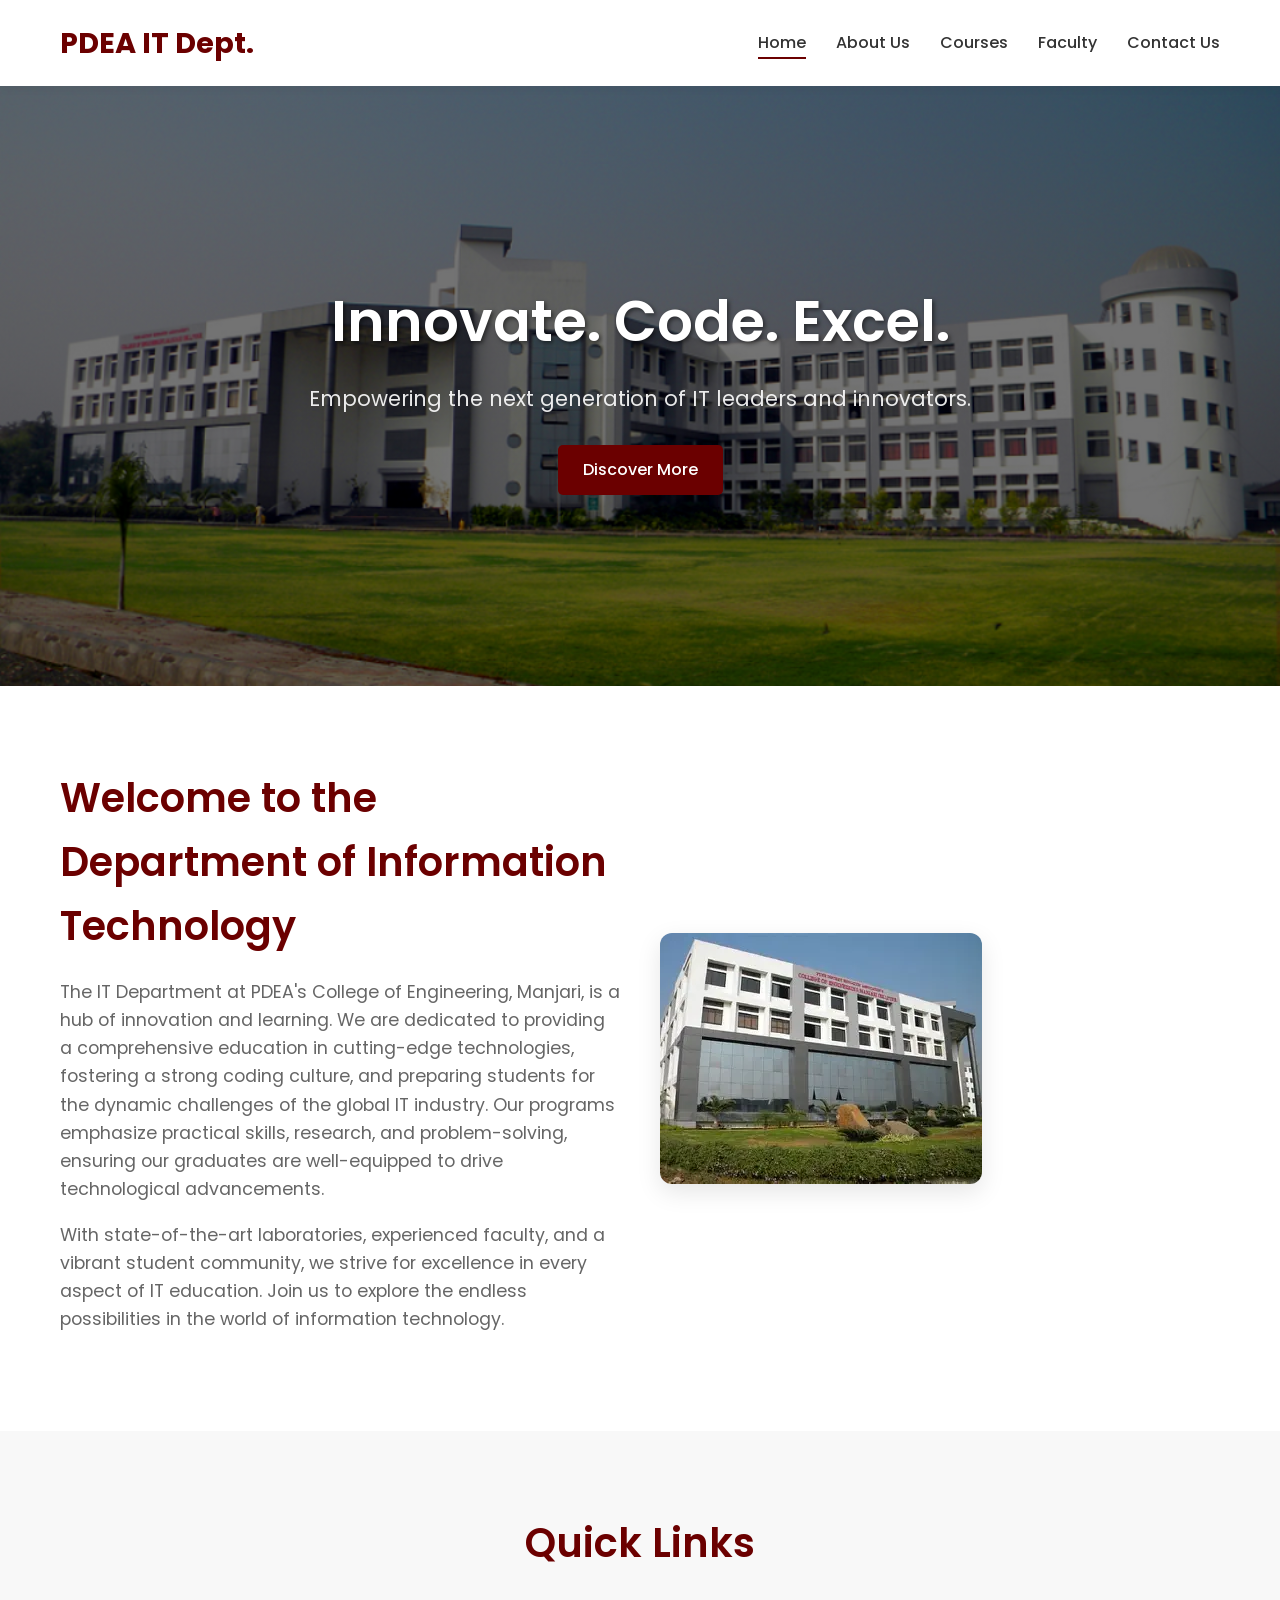
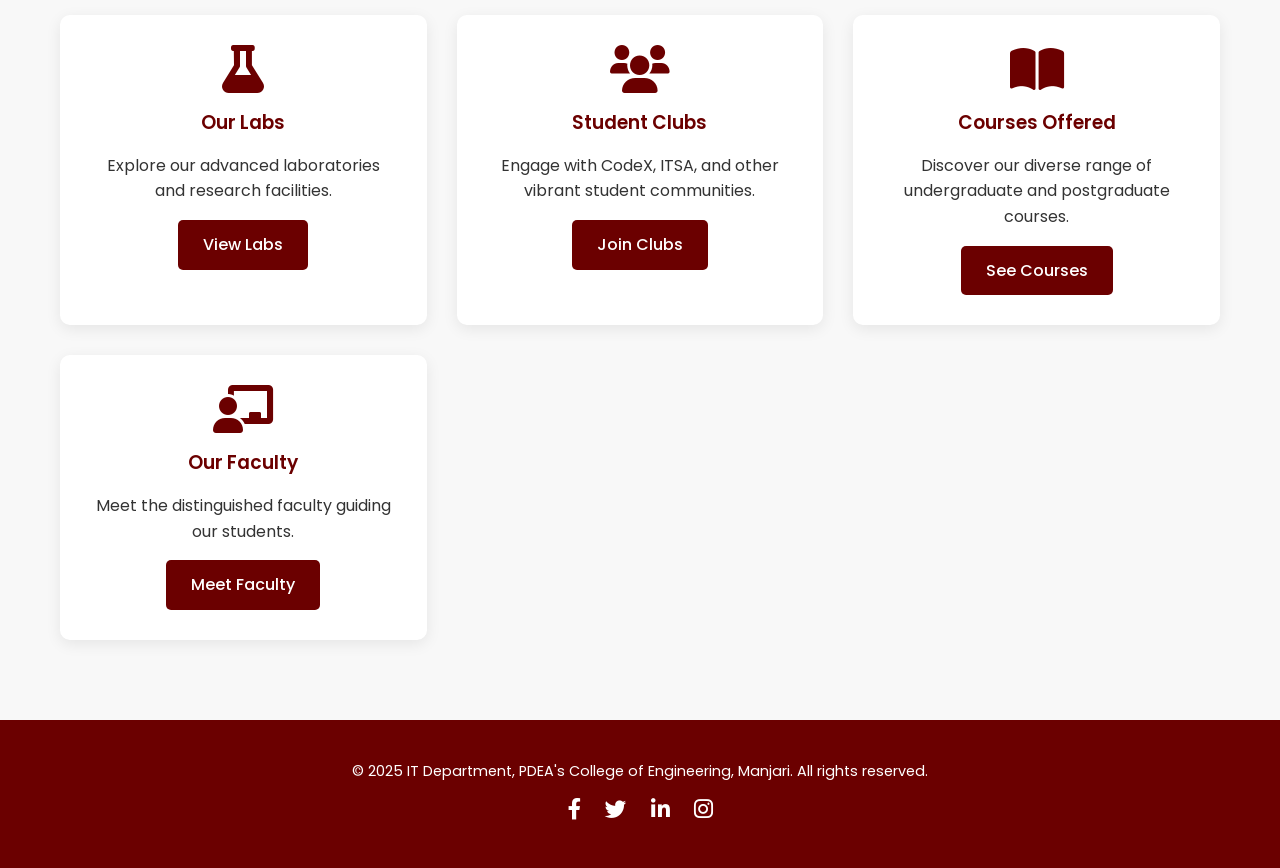
<file: index.html>
<!DOCTYPE html>
<html lang="en">
<head>
    <meta charset="UTF-8">
    <meta name="viewport" content="width=device-width, initial-scale=1.0">
    <title>IT Department - PDEA's College of Engineering, Manjari</title>
    <link rel="stylesheet" href="style.css">
    <!-- Font Awesome for icons -->
    <link rel="stylesheet" href="https://cdnjs.cloudflare.com/ajax/libs/font-awesome/6.0.0-beta3/css/all.min.css">
</head>
<body>
    <!-- Header Section -->
    <header class="header">
        <div class="container navbar">
            <a href="index.html" class="logo">PDEA IT Dept.</a>
            <nav>
                <ul class="nav-links" id="navLinks">
                    <li><a href="index.html" class="active">Home</a></li>
                    <li><a href="about.html">About Us</a></li>
                    <li><a href="courses.html">Courses</a></li>
                    <li><a href="faculty.html">Faculty</a></li>
                    <li><a href="contact.html">Contact Us</a></li>
                </ul>
                <div class="menu-toggle" id="menuToggle">
                    <span></span>
                    <span></span>
                    <span></span>
                </div>
            </nav>
        </div>
    </header>

    <!-- Hero Section -->
    <section class="hero">
        <div class="hero-content">
            <h1>Innovate. Code. Excel.</h1>
            <p>Empowering the next generation of IT leaders and innovators.</p>
            <a href="about.html" class="btn">Discover More</a>
        </div>
    </section>

    <!-- Introduction Section -->
    <section class="intro-section section-padding">
        <div class="container intro-grid">
            <div class="intro-text">
                <h2>Welcome to the Department of Information Technology</h2>
                <p>The IT Department at PDEA's College of Engineering, Manjari, is a hub of innovation and learning. We are dedicated to providing a comprehensive education in cutting-edge technologies, fostering a strong coding culture, and preparing students for the dynamic challenges of the global IT industry. Our programs emphasize practical skills, research, and problem-solving, ensuring our graduates are well-equipped to drive technological advancements.</p>
                <p>With state-of-the-art laboratories, experienced faculty, and a vibrant student community, we strive for excellence in every aspect of IT education. Join us to explore the endless possibilities in the world of information technology.</p>
            </div>
            <div class="intro-image">
                <img src="OIP.jpg" alt="IT Department Building">
            </div>
        </div>
    </section>

    <!-- Quick Links Section -->
    <section class="quick-links-section section-padding">
        <div class="container">
            <h2>Quick Links</h2>
            <div class="quick-links-grid">
                <div class="quick-link-card">
                    <i class="fas fa-flask"></i>
                    <h3>Our Labs</h3>
                    <p>Explore our advanced laboratories and research facilities.</p>
                    <a href="about.html#labs" class="btn btn-small">View Labs</a>
                </div>
                <div class="quick-link-card">
                    <i class="fas fa-users"></i>
                    <h3>Student Clubs</h3>
                    <p>Engage with CodeX, ITSA, and other vibrant student communities.</p>
                    <a href="about.html#clubs" class="btn btn-small">Join Clubs</a>
                </div>
                <div class="quick-link-card">
                    <i class="fas fa-book-open"></i>
                    <h3>Courses Offered</h3>
                    <p>Discover our diverse range of undergraduate and postgraduate courses.</p>
                    <a href="courses.html" class="btn btn-small">See Courses</a>
                </div>
                <div class="quick-link-card">
                    <i class="fas fa-chalkboard-teacher"></i>
                    <h3>Our Faculty</h3>
                    <p>Meet the distinguished faculty guiding our students.</p>
                    <a href="faculty.html" class="btn btn-small">Meet Faculty</a>
                </div>
            </div>
        </div>
    </section>

    <!-- Footer Section -->
    <footer class="footer">
        <div class="container">
            <p>&copy; 2025 IT Department, PDEA's College of Engineering, Manjari. All rights reserved.</p>
            <div class="social-links">
                <a href="#"><i class="fab fa-facebook-f"></i></a>
                <a href="#"><i class="fab fa-twitter"></i></a>
                <a href="#"><i class="fab fa-linkedin-in"></i></a>
                <a href="#"><i class="fab fa-instagram"></i></a>
            </div>
        </div>
    </footer>

    <script>
        // JavaScript for mobile navigation toggle
        const menuToggle = document.getElementById('menuToggle');
        const navLinks = document.getElementById('navLinks');

        menuToggle.addEventListener('click', () => {
            navLinks.classList.toggle('open');
            menuToggle.classList.toggle('open');
        });

        // Close nav menu when a link is clicked (for mobile)
        document.querySelectorAll('.nav-links a').forEach(link => {
            link.addEventListener('click', () => {
                if (navLinks.classList.contains('open')) {
                    navLinks.classList.remove('open');
                    menuToggle.classList.remove('open');
                }
            });
        });
    </script>
</body>
</html>
</file>
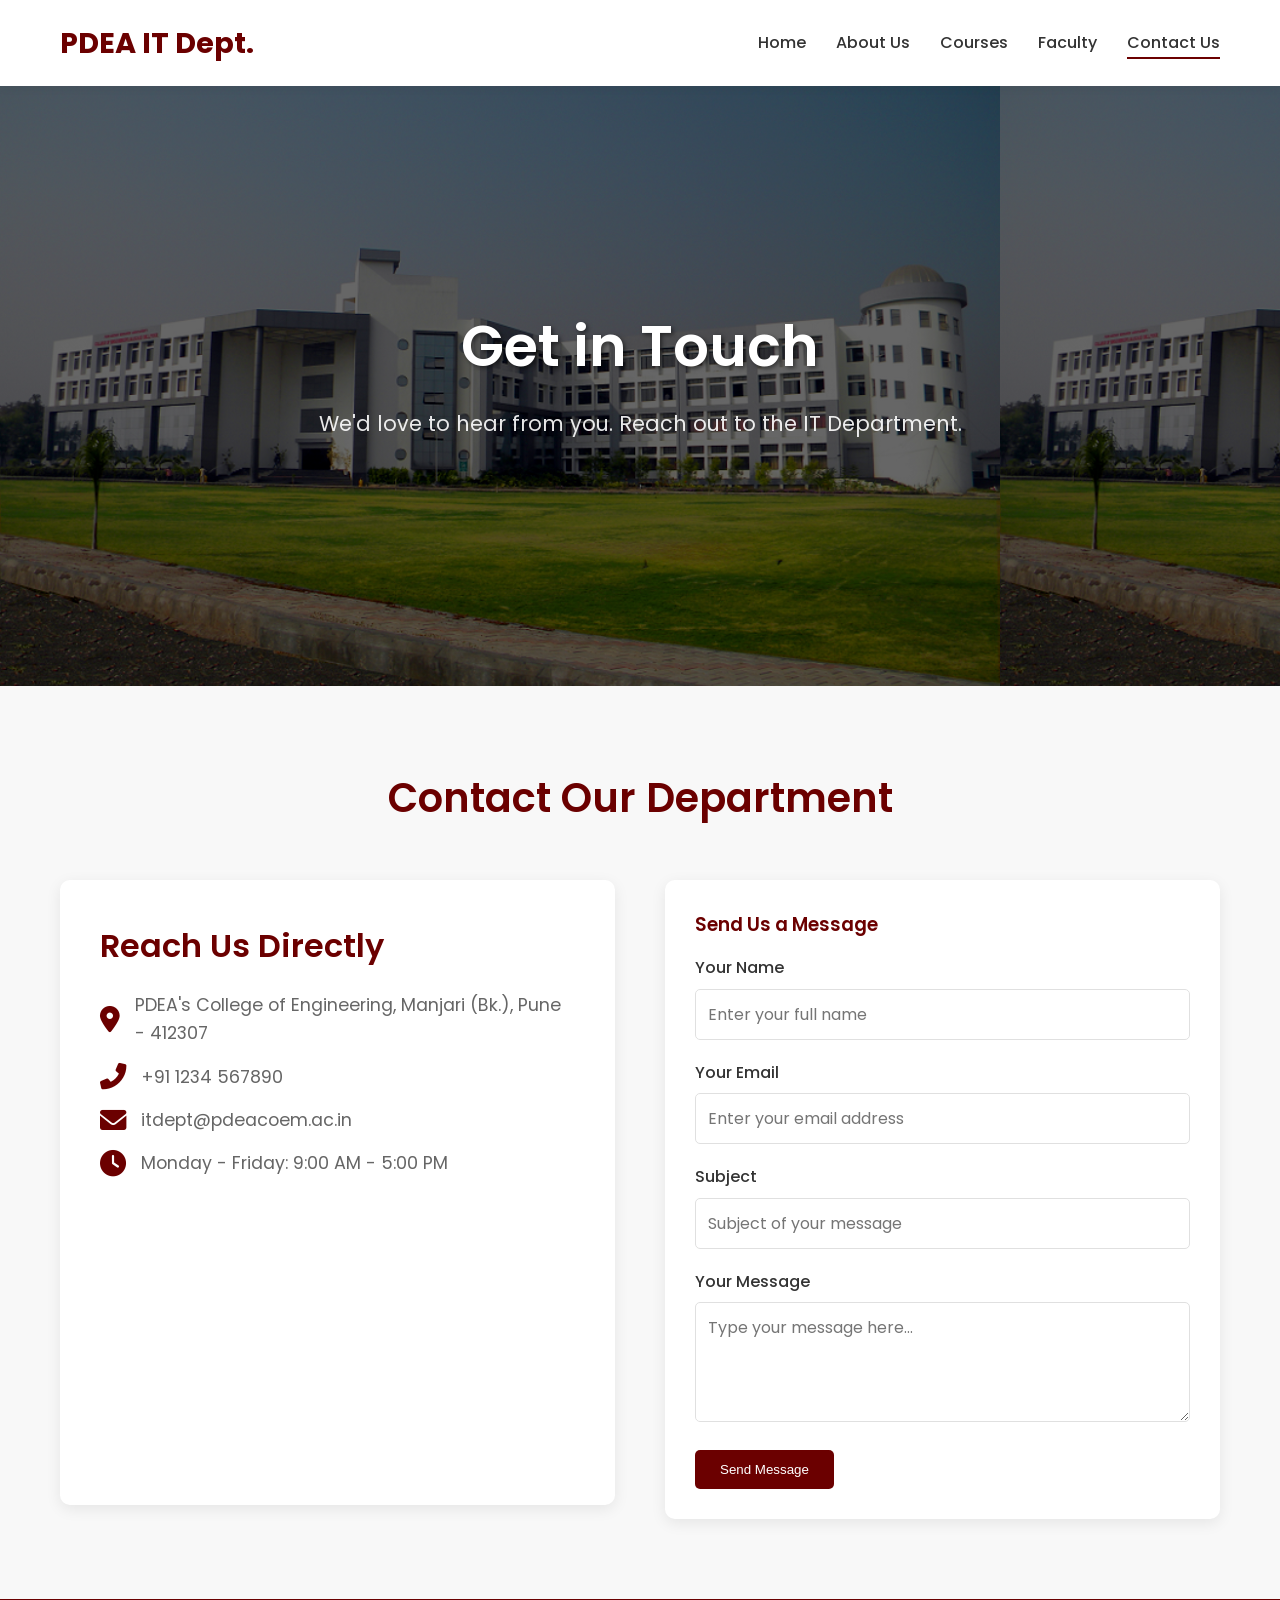
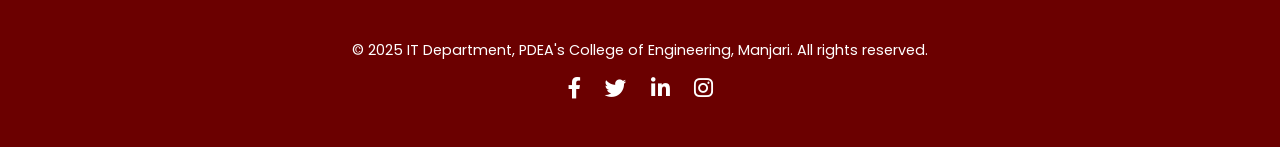
<file: contact.html>
<!DOCTYPE html>
<html lang="en">
<head>
    <meta charset="UTF-8">
    <meta name="viewport" content="width=device-width, initial-scale=1.0">
    <title>Contact Us - IT Department - PDEA's College of Engineering, Manjari</title>
    <link rel="stylesheet" href="style.css">
    <!-- Font Awesome for icons -->
    <link rel="stylesheet" href="https://cdnjs.cloudflare.com/ajax/libs/font-awesome/6.0.0-beta3/css/all.min.css">
</head>
<body>
    <!-- Header Section -->
    <header class="header">
        <div class="container navbar">
            <a href="index.html" class="logo">PDEA IT Dept.</a>
            <nav>
                <ul class="nav-links" id="navLinks">
                    <li><a href="index.html">Home</a></li>
                    <li><a href="about.html">About Us</a></li>
                    <li><a href="courses.html">Courses</a></li>
                    <li><a href="faculty.html">Faculty</a></li>
                    <li><a href="contact.html" class="active">Contact Us</a></li>
                </ul>
                <div class="menu-toggle" id="menuToggle">
                    <span></span>
                    <span></span>
                    <span></span>
                </div>
            </nav>
        </div>
    </header>

    <!-- Page Header Hero -->
    <section class="hero" style="background: linear-gradient(rgba(0,0,0,0.6), rgba(0,0,0,0.6)), url('https://placehold.co/1920x400/6B0000/FFFFFF?text=Contact+Us') no-repeat center center/cover; height: 400px; padding: 100px 0;">
        <div class="hero-content">
            <h1>Get in Touch</h1>
            <p>We'd love to hear from you. Reach out to the IT Department.</p>
        </div>
    </section>

    <!-- Contact Section -->
    <section class="contact-section section-padding">
        <div class="container">
            <h2>Contact Our Department</h2>
            <div class="contact-grid">
                <div class="contact-info">
                    <h3>Reach Us Directly</h3>
                    <p><i class="fas fa-map-marker-alt"></i> PDEA's College of Engineering, Manjari (Bk.), Pune - 412307</p>
                    <p><i class="fas fa-phone-alt"></i> +91 1234 567890</p>
                    <p><i class="fas fa-envelope"></i> itdept@pdeacoem.ac.in</p>
                    <p><i class="fas fa-clock"></i> Monday - Friday: 9:00 AM - 5:00 PM</p>
                    <div style="margin-top: 30px;">
                        <iframe src="https://www.google.com/maps/embed?pb=!1m18!1m12!1m3!1d3782.720847146039!2d73.9610993148937!3d18.5401349873998!2m3!1f0!2m2!1f0!2f0!3m3!1f0!2m2!1f0!2f0!4f13.1!3m3!1m2!1s0x3bc2c12b7f3b7b7b%3A0x8f2b7b7b7b7b7b7b!2sPDEA's%20College%20of%20Engineering%2C%20Manjari!5e0!3m2!1sen!2sin!4v1678901234567!5m2!1sen!2sin" width="100%" height="250" style="border:0; border-radius: 8px;" allowfullscreen="" loading="lazy"></iframe>
                    </div>
                </div>
                <div class="contact-form card">
                    <h3>Send Us a Message</h3>
                    <form action="#" method="POST">
                        <div class="form-group">
                            <label for="name">Your Name</label>
                            <input type="text" id="name" name="name" required placeholder="Enter your full name">
                        </div>
                        <div class="form-group">
                            <label for="email">Your Email</label>
                            <input type="email" id="email" name="email" required placeholder="Enter your email address">
                        </div>
                        <div class="form-group">
                            <label for="subject">Subject</label>
                            <input type="text" id="subject" name="subject" required placeholder="Subject of your message">
                        </div>
                        <div class="form-group">
                            <label for="message">Your Message</label>
                            <textarea id="message" name="message" required placeholder="Type your message here..."></textarea>
                        </div>
                        <button type="submit" class="btn">Send Message</button>
                    </form>
                </div>
            </div>
        </div>
    </section>

    <!-- Footer Section -->
    <footer class="footer">
        <div class="container">
            <p>&copy; 2025 IT Department, PDEA's College of Engineering, Manjari. All rights reserved.</p>
            <div class="social-links">
                <a href="#"><i class="fab fa-facebook-f"></i></a>
                <a href="#"><i class="fab fa-twitter"></i></a>
                <a href="#"><i class="fab fa-linkedin-in"></i></a>
                <a href="#"><i class="fab fa-instagram"></i></a>
            </div>
        </div>
    </footer>

    <script>
        // JavaScript for mobile navigation toggle
        const menuToggle = document.getElementById('menuToggle');
        const navLinks = document.getElementById('navLinks');

        menuToggle.addEventListener('click', () => {
            navLinks.classList.toggle('open');
            menuToggle.classList.toggle('open');
        });

        // Close nav menu when a link is clicked (for mobile)
        document.querySelectorAll('.nav-links a').forEach(link => {
            link.addEventListener('click', () => {
                if (navLinks.classList.contains('open')) {
                    navLinks.classList.remove('open');
                    menuToggle.classList.remove('open');
                }
            });
        });
    </script>
</body>
</html>
</file>
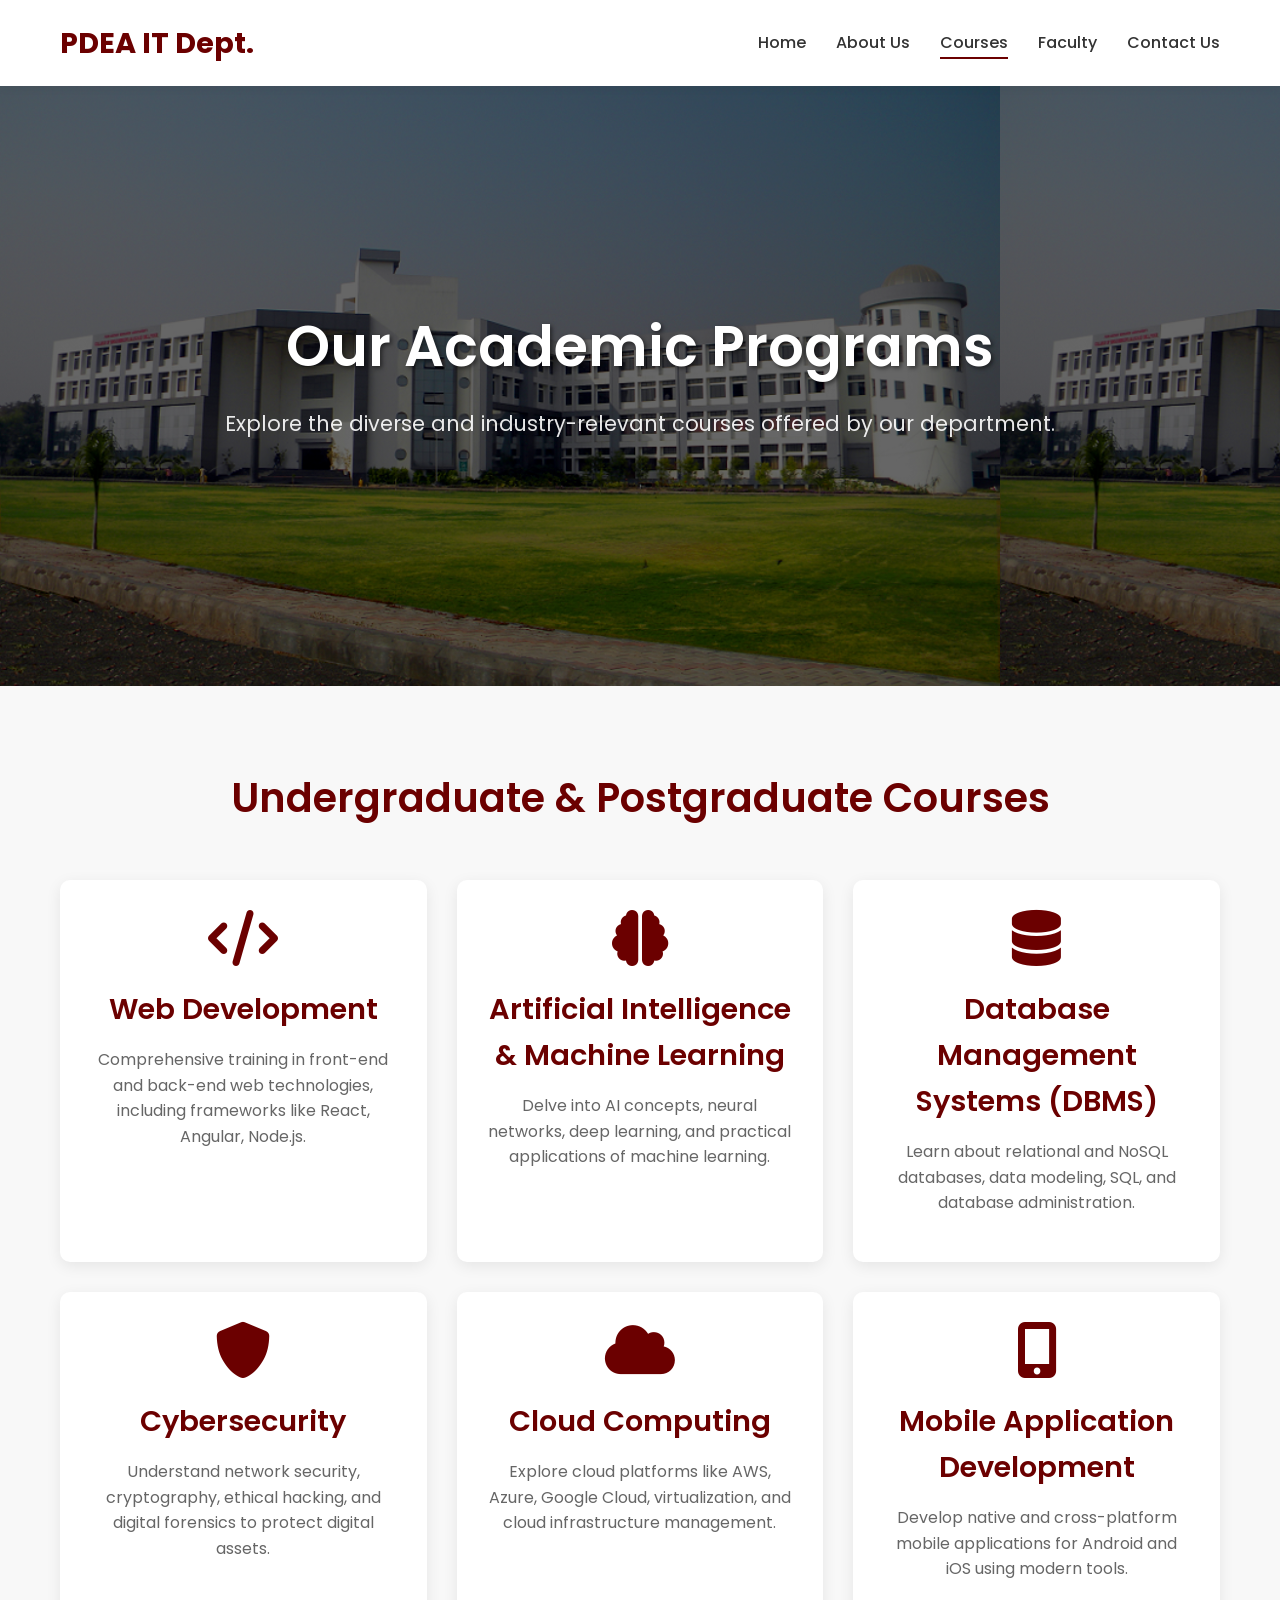
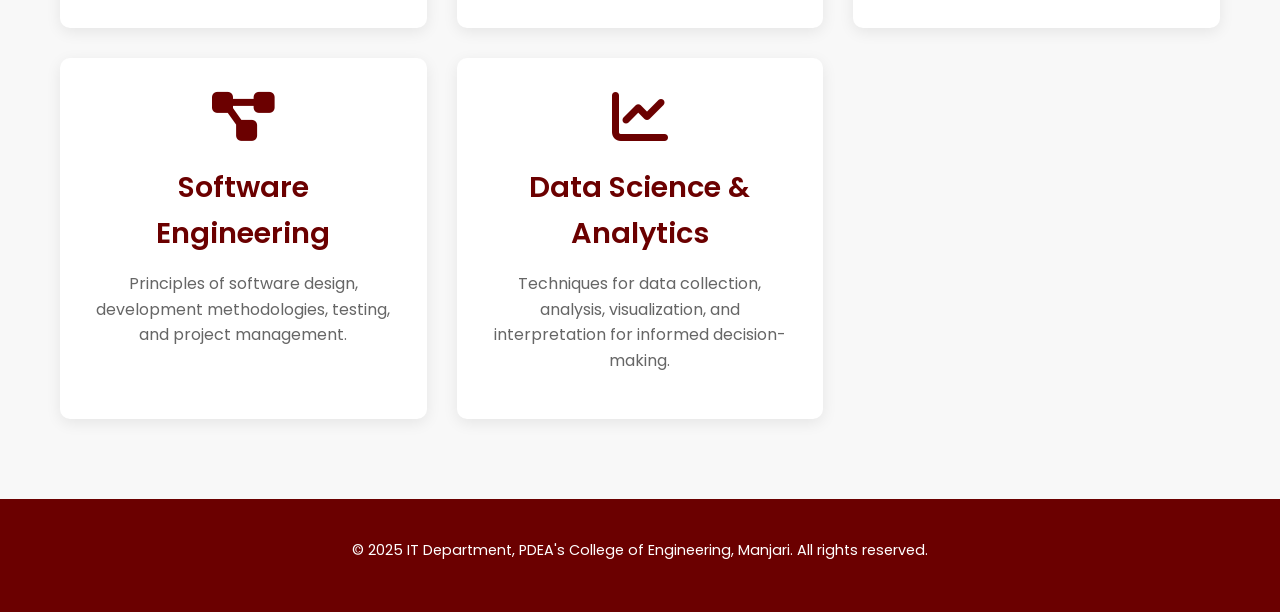
<file: courses.html>
<!DOCTYPE html>
<html lang="en">
<head>
    <meta charset="UTF-8">
    <meta name="viewport" content="width=device-width, initial-scale=1.0">
    <title>Courses - IT Department - PDEA's College of Engineering, Manjari</title>
    <link rel="stylesheet" href="style.css">
    <!-- Font Awesome for icons -->
    <link rel="stylesheet" href="https://cdnjs.cloudflare.com/ajax/libs/font-awesome/6.0.0-beta3/css/all.min.css">
</head>
<body>
    <!-- Header Section -->
    <header class="header">
        <div class="container navbar">
            <a href="index.html" class="logo">PDEA IT Dept.</a>
            <nav>
                <ul class="nav-links" id="navLinks">
                    <li><a href="index.html">Home</a></li>
                    <li><a href="about.html">About Us</a></li>
                    <li><a href="courses.html" class="active">Courses</a></li>
                    <li><a href="faculty.html">Faculty</a></li>
                    <li><a href="contact.html">Contact Us</a></li>
                </ul>
                <div class="menu-toggle" id="menuToggle">
                    <span></span>
                    <span></span>
                    <span></span>
                </div>
            </nav>
        </div>
    </header>

    <!-- Page Header Hero -->
    <section class="hero" style="background: linear-gradient(rgba(0,0,0,0.6), rgba(0,0,0,0.6)), url('https://placehold.co/1920x400/6B0000/FFFFFF?text=Our+Courses') no-repeat center center/cover; height: 400px; padding: 100px 0;">
        <div class="hero-content">
            <h1>Our Academic Programs</h1>
            <p>Explore the diverse and industry-relevant courses offered by our department.</p>
        </div>
    </section>

    <!-- Courses Section -->
    <section class="courses-section section-padding">
        <div class="container">
            <h2>Undergraduate & Postgraduate Courses</h2>
            <div class="course-grid">
                <div class="course-card">
                    <i class="fas fa-code"></i>
                    <h3>Web Development</h3>
                    <p>Comprehensive training in front-end and back-end web technologies, including frameworks like React, Angular, Node.js.</p>
                </div>
                <div class="course-card">
                    <i class="fas fa-brain"></i>
                    <h3>Artificial Intelligence & Machine Learning</h3>
                    <p>Delve into AI concepts, neural networks, deep learning, and practical applications of machine learning.</p>
                </div>
                <div class="course-card">
                    <i class="fas fa-database"></i>
                    <h3>Database Management Systems (DBMS)</h3>
                    <p>Learn about relational and NoSQL databases, data modeling, SQL, and database administration.</p>
                </div>
                <div class="course-card">
                    <i class="fas fa-shield-alt"></i>
                    <h3>Cybersecurity</h3>
                    <p>Understand network security, cryptography, ethical hacking, and digital forensics to protect digital assets.</p>
                </div>
                <div class="course-card">
                    <i class="fas fa-cloud"></i>
                    <h3>Cloud Computing</h3>
                    <p>Explore cloud platforms like AWS, Azure, Google Cloud, virtualization, and cloud infrastructure management.</p>
                </div>
                <div class="course-card">
                    <i class="fas fa-mobile-alt"></i>
                    <h3>Mobile Application Development</h3>
                    <p>Develop native and cross-platform mobile applications for Android and iOS using modern tools.</p>
                </div>
                <div class="course-card">
                    <i class="fas fa-project-diagram"></i>
                    <h3>Software Engineering</h3>
                    <p>Principles of software design, development methodologies, testing, and project management.</p>
                </div>
                <div class="course-card">
                    <i class="fas fa-chart-line"></i>
                    <h3>Data Science & Analytics</h3>
                    <p>Techniques for data collection, analysis, visualization, and interpretation for informed decision-making.</p>
                </div>
            </div>
        </div>
    </section>

    <!-- Footer Section -->
    <footer class="footer">
        <div class="container">
            <p>&copy; 2025 IT Department, PDEA's College of Engineering, Manjari. All rights reserved.</p>
            <div class="social-links">
                <a href="
</file>
<file: style.css>
/* style.css */

/* Import Poppins font from Google Fonts */
@import url('https://fonts.googleapis.com/css2?family=Poppins:wght@300;400;500;600;700&display=swap');

:root {
    --primary-maroon: #6B0000; 
    --secondary-maroon: #800000; 
    --light-bg: #F8F8F8; 
    --white: #FFFFFF;
    --text-dark: #333333;
    --text-light: #666666;
    --border-color: #E0E0E0;
    --hover-gold: #FFD700;
}
/* Base Styles */
* {
    margin: 0;
    padding: 0;
    box-sizing: border-box;
}

body {
    font-family: 'Poppins', sans-serif;
    line-height: 1.6;
    color: var(--text-dark);
    background-color: var(--light-bg);
    overflow-x: hidden; /* Prevent horizontal scroll */
    background-image: url(pdeacampuss.jpg);
}

a {
    text-decoration: none;
    color: var(--primary-maroon);
    transition: color 0.3s ease;
}

a:hover {
    color: var(--hover-gold);
}

ul {
    list-style: none;
}

h1, h2, h3, h4, h5, h6 {
    color: var(--primary-maroon);
    margin-bottom: 0.8em;
    font-weight: 600;
}

p {
    margin-bottom: 1em;
}

img {
    max-width: 100%;
    height: auto;
    display: block;
    border-radius: 8px; /* Consistent rounded corners */
}

/* Utility Classes */
.container {
    max-width: 1200px;
    margin: 0 auto;
    padding: 0 20px;
}

.text-center {
    text-align: center;
}

.btn {
    display: inline-block;
    background-color: var(--primary-maroon);
    color: var(--white);
    padding: 12px 25px;
    border-radius: 5px;
    transition: background-color 0.3s ease, transform 0.2s ease, box-shadow 0.3s ease; /* Added box-shadow transition */
    font-weight: 500;
    border: none;
    cursor: pointer;
}

.btn:hover {
    background-color: var(--secondary-maroon);
    transform: translateY(-3px); /* More pronounced lift */
    box-shadow: 0 6px 12px rgba(0, 0, 0, 0.3); /* Stronger shadow */
}

.section-padding {
    padding: 80px 0;
}

.card {
    background-color: var(--white);
    border-radius: 10px;
    box-shadow: 0 4px 15px rgba(0, 0, 0, 0.08);
    padding: 30px;
    transition: transform 0.3s ease, box-shadow 0.3s ease;
    overflow: hidden; /* Ensures content stays within rounded corners */
}

.card:hover {
    transform: translateY(-5px);
    box-shadow: 0 8px 25px rgba(0, 0, 0, 0.15); /* Stronger shadow on hover */
}

/* Header & Navigation */
.header {
    background-color: var(--white);
    padding: 20px 0;
    box-shadow: 0 2px 10px rgba(0, 0, 0, 0.05);
    position: sticky;
    top: 0;
    z-index: 1000;
}

.navbar {
    display: flex;
    justify-content: space-between;
    align-items: center;
}

.logo {
    font-size: 1.8em;
    font-weight: 700;
    color: var(--primary-maroon);
}

.nav-links {
    display: flex;
}

.nav-links li {
    margin-left: 30px;
}

.nav-links a {
    color: var(--text-dark);
    font-weight: 500;
    position: relative;
    padding-bottom: 5px;
}

.nav-links a::after {
    content: '';
    position: absolute;
    width: 0;
    height: 2px;
    background-color: var(--primary-maroon);
    left: 0;
    bottom: 0;
    transition: width 0.3s ease;
}

.nav-links a:hover::after,
.nav-links a.active::after {
    width: 100%;
}

/* Mobile Navigation */
.menu-toggle {
    display: none;
    flex-direction: column;
    cursor: pointer;
    padding: 10px;
}

.menu-toggle span {
    height: 3px;
    width: 25px;
    background-color: var(--primary-maroon);
    margin-bottom: 4px;
    border-radius: 2px;
    transition: all 0.3s ease;
}

.menu-toggle.open span:nth-child(1) {
    transform: rotate(45deg) translate(5px, 5px);
}

.menu-toggle.open span:nth-child(2) {
    opacity: 0;
}

.menu-toggle.open span:nth-child(3) {
    transform: rotate(-45deg) translate(5px, -5px);
}

@media (max-width: 768px) {
    .nav-links {
        display: none;
        flex-direction: column;
        width: 100%;
        background-color: var(--white);
        position: absolute;
        top: 80px; /* Adjust based on header height */
        left: 0;
        box-shadow: 0 2px 10px rgba(0, 0, 0, 0.05);
    }

    .nav-links.open {
        display: flex;
    }

    .nav-links li {
        margin: 0;
        border-bottom: 1px solid var(--border-color);
    }

    .nav-links a {
        display: block;
        padding: 15px 20px;
        text-align: center;
    }

    .menu-toggle {
        display: flex;
    }
}


/* Hero Section */

.hero {
    background:
        linear-gradient(rgba(0, 0, 0, 0.55), rgba(0, 0, 0, 0.55)),
        url('pdeacampuss.jpg') no-repeat center center / cover;
    color: var(--white);
    text-align: center;
    padding: 150px 20px;
    min-height: 600px;
    display: flex;
    align-items: center;
    justify-content: center;
    position: relative;
    overflow: hidden;
}

.hero-content {
    z-index: 1;
}

/* Animations for Hero Content */
.hero-content h1 {
    font-size: 3.5em;
    margin-bottom: 15px;
    color: var(--white);
    text-shadow: 2px 2px 4px rgba(0, 0, 0, 0.5);
    opacity: 0; /* Initial state for animation */
    transform: translateY(20px);
    animation: fadeInSlideUp 1s ease-out forwards;
    animation-delay: 0.5s; /* Delay for heading */
}

.hero-content p {
    font-size: 1.3em;
    margin-bottom: 30px;
    color: rgba(255, 255, 255, 0.9);
    opacity: 0; /* Initial state for animation */
    transform: translateY(20px);
    animation: fadeInSlideUp 1s ease-out forwards;
    animation-delay: 0.8s; /* Delay for paragraph */
}

.hero-content .btn {
    opacity: 0; /* Initial state for animation */
    transform: translateY(20px);
    animation: fadeInSlideUp 1s ease-out forwards;
    animation-delay: 1.1s; /* Delay for button */
}


/* Intro Section */
.intro-section {
    padding: 80px 0;
    background-color: var(--white);
}

.intro-grid {
    display: grid;
    grid-template-columns: 1fr 1fr;
    gap: 40px;
    align-items: center;
}

.intro-text h2 {
    font-size: 2.5em;
    margin-bottom: 20px;
    opacity: 0; /* Initial state for animation */
    transform: translateY(20px);
    animation: fadeInSlideUp 0.8s ease-out forwards;
    animation-delay: 0.2s;
}

.intro-text p {
    font-size: 1.1em;
    color: var(--text-light);
    opacity: 0; /* Initial state for animation */
    transform: translateY(20px);
    animation: fadeInSlideUp 0.8s ease-out forwards;
    animation-delay: 0.4s;
}

.intro-image img {
    border-radius: 12px;
    box-shadow: 0 8px 25px rgba(0, 0, 0, 0.1);
    opacity: 0; /* Initial state for animation */
    transform: translateY(20px);
    animation: fadeInSlideUp 0.8s ease-out forwards;
    animation-delay: 0.6s;
}

/* Quick Links Section */
.quick-links-section {
    padding: 80px 0;
    background-color: var(--light-bg);
    text-align: center;
}

.quick-links-section h2 {
    font-size: 2.5em;
    margin-bottom: 40px;
    opacity: 0; /* Initial state for animation */
    animation: fadeIn 1s ease-out forwards;
    animation-delay: 0.2s;
}

.quick-links-grid {
    display: grid;
    grid-template-columns: repeat(auto-fit, minmax(280px, 1fr));
    gap: 30px;
}

.quick-link-card {
    padding: 30px;
    text-align: center;
    border-radius: 10px;
    background-color: var(--white);
    box-shadow: 0 4px 15px rgba(0, 0, 0, 0.08);
    transition: transform 0.3s ease, box-shadow 0.3s ease;
    opacity: 1;
    transform: translateY(0);
    /* Animation applied via JavaScript for staggered effect on scroll */
}

.quick-link-card:hover {
    transform: translateY(-8px);
    box-shadow: 0 8px 25px rgba(0, 0, 0, 0.15);
}

.quick-link-card i {
    font-size: 3em;
    color: var(--primary-maroon);
    margin-bottom: 15px;
    transition: transform 0.3s ease; /* Added transition for icon hover */
}

.quick-link-card i:hover {
    transform: scale(1.1); /* Subtle scale effect on icon hover */
}


/* About Us Page Specifics */
.mission-vision-section {
    padding: 80px 0;
    background-color: var(--white);
}

.mission-vision-grid {
    display: grid;
    grid-template-columns: 1fr 1fr;
    gap: 40px;
}

.mission-vision-card {
    padding: 40px;
    border-left: 5px solid var(--primary-maroon);
    background-color: var(--light-bg);
    border-radius: 8px;
    box-shadow: 0 4px 10px rgba(0, 0, 0, 0.05);
}

.mission-vision-card h3 {
    font-size: 2em;
    margin-bottom: 15px;
}

.department-intro-section {
    padding: 80px 0;
    background-color: var(--light-bg);
}

.department-intro-grid {
    display: grid;
    grid-template-columns: 1fr 2fr;
    gap: 40px;
    align-items: center;
}

.department-intro-image img {
    border-radius: 12px;
    box-shadow: 0 8px 25px rgba(0, 0, 0, 0.1);
}

.department-intro-text h2 {
    font-size: 2.5em;
    margin-bottom: 20px;
}

.department-intro-text p {
    font-size: 1.1em;
    color: var(--text-light);
}

.labs-clubs-section {
    padding: 80px 0;
    background-color: var(--white);
}

.labs-clubs-section h2 {
    font-size: 2.5em;
    text-align: center;
    margin-bottom: 50px;
}

.labs-grid, .clubs-grid {
    display: grid;
    grid-template-columns: repeat(auto-fit, minmax(300px, 1fr));
    gap: 30px;
    margin-bottom: 60px;
}

.lab-club-card {
    background-color: var(--light-bg);
    border-radius: 10px;
    box-shadow: 0 4px 15px rgba(0, 0, 0, 0.08);
    overflow: hidden;
    text-align: center;
}

.lab-club-card img {
    width: 100%;
    height: 200px;
    object-fit: cover;
    border-bottom: 1px solid var(--border-color);
}

.lab-club-card-content {
    padding: 25px;
}

.lab-club-card-content h3 {
    font-size: 1.6em;
    margin-bottom: 10px;
    color: var(--primary-maroon);
}

.lab-club-card-content p {
    font-size: 0.95em;
    color: var(--text-light);
}

/* Courses Page Specifics */
.courses-section {
    padding: 80px 0;
    background-color: var(--light-bg);
}

.courses-section h2 {
    font-size: 2.5em;
    text-align: center;
    margin-bottom: 50px;
}

.course-grid {
    display: grid;
    grid-template-columns: repeat(auto-fit, minmax(300px, 1fr));
    gap: 30px;
}

.course-card {
    background-color: var(--white);
    border-radius: 10px;
    box-shadow: 0 4px 15px rgba(0, 0, 0, 0.08);
    overflow: hidden;
    padding: 30px;
    text-align: center;
}

.course-card i {
    font-size: 3.5em;
    color: var(--primary-maroon);
    margin-bottom: 20px;
}

.course-card h3 {
    font-size: 1.8em;
    margin-bottom: 15px;
    color: var(--primary-maroon);
}

.course-card p {
    color: var(--text-light);
    font-size: 1em;
}

/* Faculty Page Specifics */
.faculty-section {
    padding: 80px 0;
    background-color: var(--white);
}

.faculty-section h2 {
    font-size: 2.5em;
    text-align: center;
    margin-bottom: 50px;
}

.faculty-grid {
    display: grid;
    grid-template-columns: repeat(auto-fit, minmax(280px, 1fr));
    gap: 30px;
}

.faculty-card {
    background-color: var(--light-bg);
    border-radius: 10px;
    box-shadow: 0 4px 15px rgba(0, 0, 0, 0.08);
    overflow: hidden;
    text-align: center;
    padding-bottom: 20px;
}

.faculty-card img {
    width: 100%;
    height: 250px; /* Consistent image height */
    object-fit: cover;
    border-bottom: 1px solid var(--border-color);
    margin-bottom: 20px;
}

.faculty-card h3 {
    font-size: 1.6em;
    color: var(--primary-maroon);
    margin-bottom: 5px;
}

.faculty-card p {
    font-size: 1em;
    color: var(--text-light);
    margin-bottom: 15px;
}

/* Contact Us Page Specifics */
.contact-section {
    padding: 80px 0;
    background-color: var(--light-bg);
}

.contact-section h2 {
    font-size: 2.5em;
    text-align: center;
    margin-bottom: 50px;
    opacity: 0; /* Initial state for animation */
    animation: fadeIn 1s ease-out forwards;
    animation-delay: 0s;
}

.contact-grid {
    display: grid;
    grid-template-columns: 1fr 1fr;
    gap: 50px;
    align-items: flex-start; /* Align items to the top */
}

.contact-info {
    background-color: var(--white);
    padding: 40px;
    border-radius: 10px;
    box-shadow: 0 4px 15px rgba(0, 0, 0, 0.08);
    /* Initial state for animation */
    opacity: 0;
    transform: translateY(20px);
    animation: fadeInSlideUp 0.8s ease-out forwards;
    animation-delay: 0.2s; /* Delay for staggered effect */
}

.contact-info h3 {
    font-size: 2em;
    margin-bottom: 20px;
}

.contact-info p {
    display: flex;
    align-items: center;
    margin-bottom: 15px;
    font-size: 1.1em;
    color: var(--text-light);
}

.contact-info p i {
    color: var(--primary-maroon);
    margin-right: 15px;
    font-size: 1.5em;
    transition: transform 0.3s ease; /* Added transition for icon hover */
}

.contact-info p i:hover {
    transform: scale(1.1); /* Subtle scale effect on icon hover */
}

.contact-form .form-group {
    margin-bottom: 20px;
}

.contact-form label {
    display: block;
    margin-bottom: 8px;
    font-weight: 500;
    color: var(--text-dark);
}

.contact-form input[type="text"],
.contact-form input[type="email"],
.contact-form textarea {
    width: 100%;
    padding: 12px;
    border: 1px solid var(--border-color);
    border-radius: 5px;
    font-family: 'Poppins', sans-serif;
    font-size: 1em;
    transition: border-color 0.3s ease, box-shadow 0.3s ease;
}

.contact-form input[type="text"]:focus,
.contact-form input[type="email"]:focus,
.contact-form textarea:focus {
    border-color: var(--primary-maroon);
    box-shadow: 0 0 0 4px rgba(107, 0, 0, 0.2); /* More prominent focus shadow */
    outline: none;
}

.contact-form textarea {
    resize: vertical;
    min-height: 120px;
}

/* Animation for contact form card */
.contact-form.card {
    opacity: 0;
    transform: translateY(20px);
    animation: fadeInSlideUp 0.8s ease-out forwards;
    animation-delay: 0.4s; /* Staggered delay */
}

/* Footer */
.footer {
    background-color: var(--primary-maroon);
    color: var(--white);
    padding: 40px 0;
    text-align: center;
    font-size: 0.9em;
}

.footer p {
    margin-bottom: 10px;
}

.footer .social-links a {
    color: var(--white);
    margin: 0 10px;
    font-size: 1.5em;
    transition: color 0.3s ease, transform 0.3s ease; /* Added transform transition */
}

.footer .social-links a:hover {
    color: var(--hover-gold);
    transform: translateY(-5px) scale(1.1); /* Lift and slight scale */
}

/* Keyframe Animations */
@keyframes fadeInSlideUp {
    from {
        opacity: 0;
        transform: translateY(30px);
    }
    to {
        opacity: 1;
        transform: translateY(0);
    }
}

@keyframes fadeIn {
    from {
        opacity: 0;
    }
    to {
        opacity: 1;
    }
}

/* Animation for quick link cards on scroll */
.quick-link-card.animate {
    animation: fadeInSlideUp 0.6s ease-out forwards;
}


/* Responsive Design */
@media (max-width: 992px) {
    .hero h1 {
        font-size: 2.8em;
    }

    .hero p {
        font-size: 1.1em;
    }

    .intro-grid, .mission-vision-grid, .department-intro-grid, .contact-grid {
        grid-template-columns: 1fr;
    }

    .department-intro-grid img {
        order: -1; /* Image appears above text on smaller screens */
        margin-bottom: 30px;
    }

    .quick-links-grid, .course-grid, .faculty-grid, .labs-grid, .clubs-grid {
        grid-template-columns: repeat(auto-fit, minmax(250px, 1fr));
    }

    .section-padding {
        padding: 60px 0;
    }
}

@media (max-width: 576px) {
    .hero {
        padding: 100px 0;
        height: 500px;
    }

    .hero h1 {
        font-size: 2.2em;
    }

    .hero p {
        font-size: 1em;
    }

    .navbar {
        flex-direction: column;
        align-items: flex-start;
    }

    .nav-links {
        width: 100%;
        margin-top: 15px;
    }

    .nav-links li {
        margin: 0;
    }

    .logo {
        margin-bottom: 15px;
    }

    .quick-links-grid, .course-grid, .faculty-grid, .labs-grid, .clubs-grid {
        grid-template-columns: 1fr;
    }

    .contact-info {
        padding: 30px;
    }

    .contact-form {
        padding: 0;
    }
}
</file>
